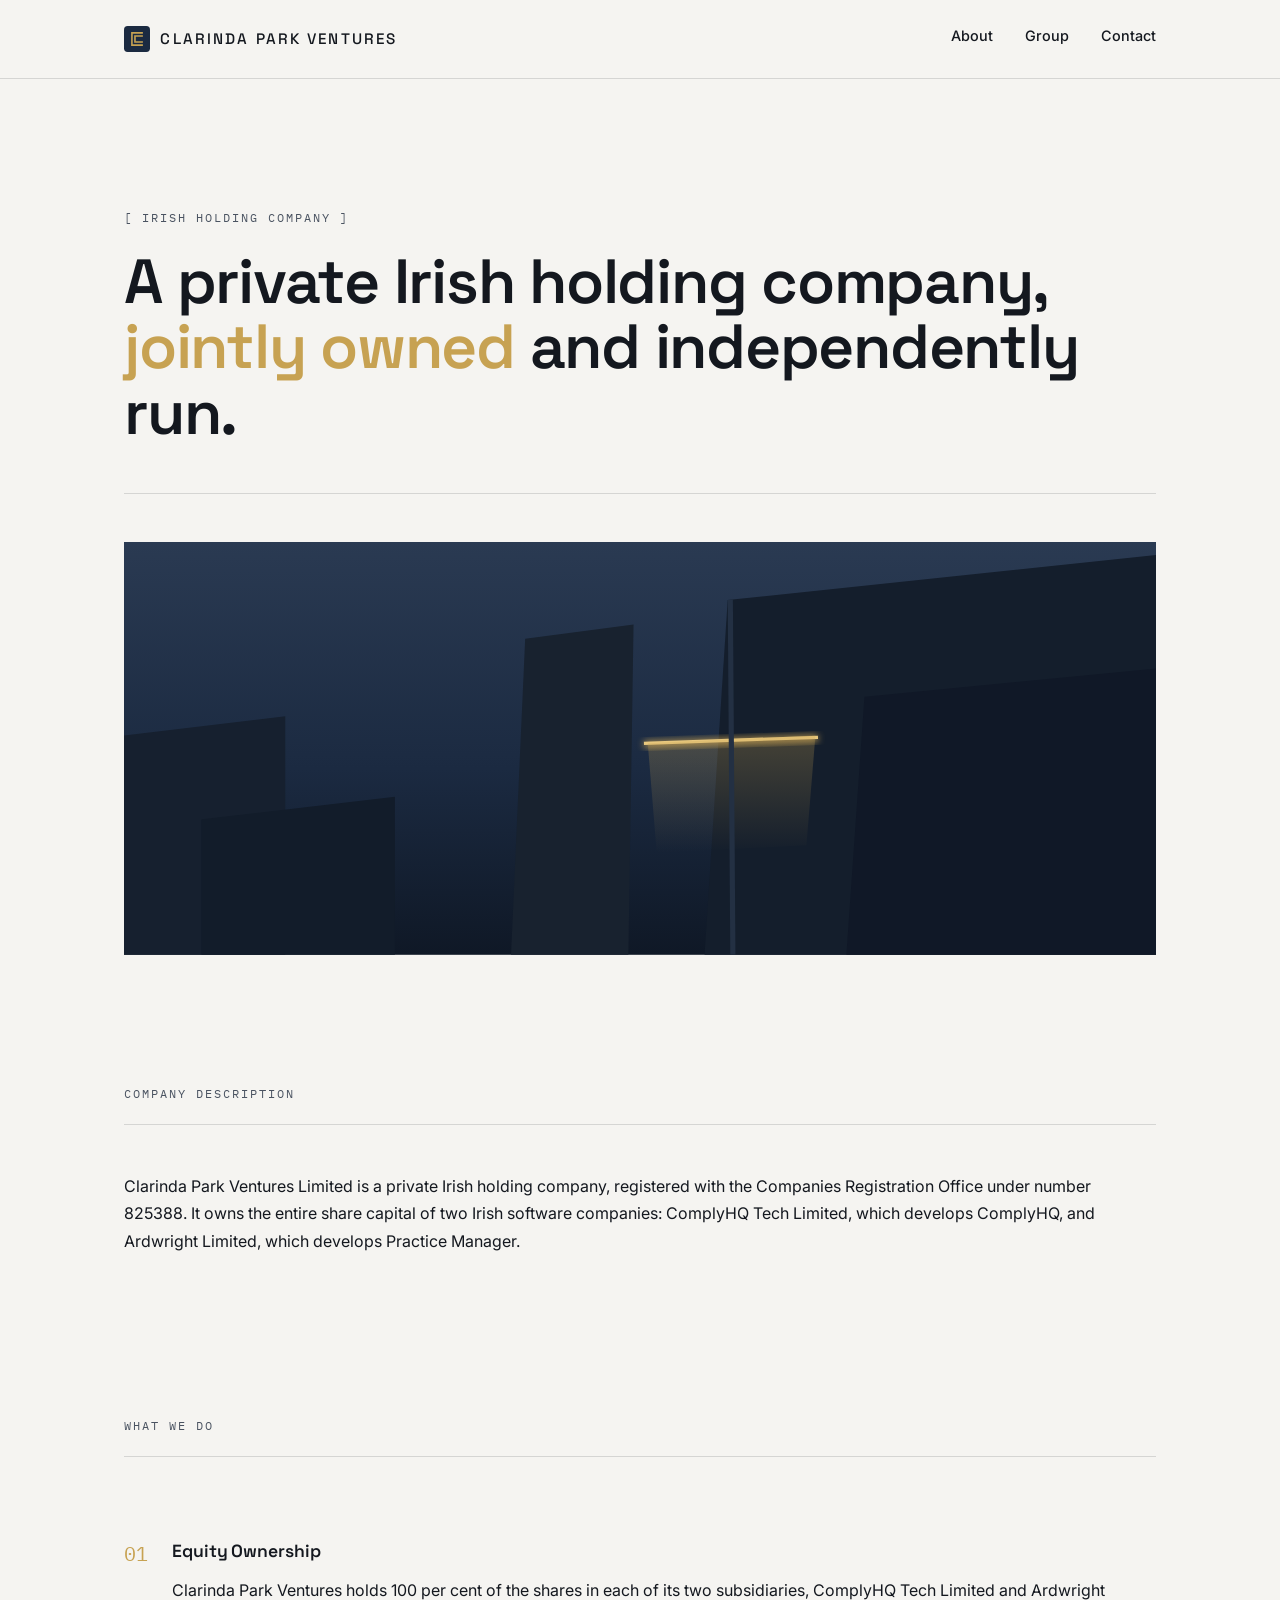
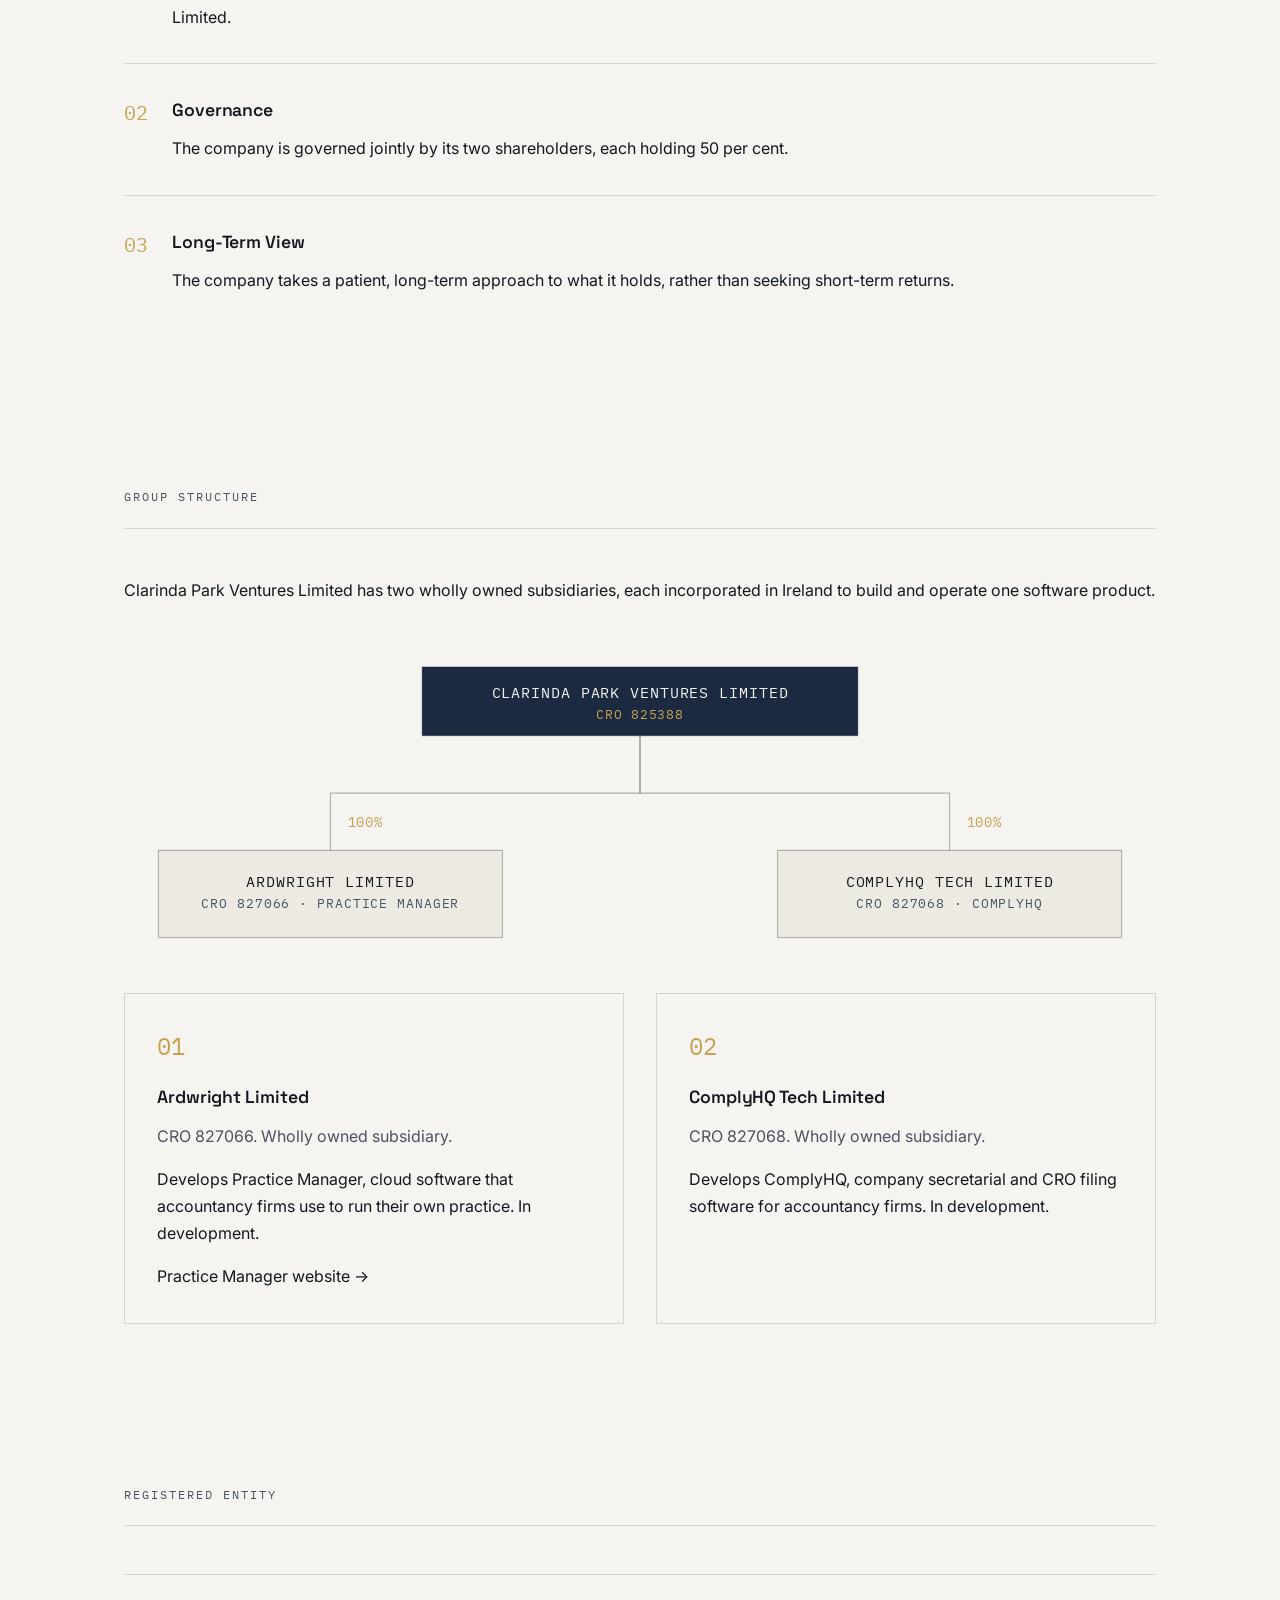
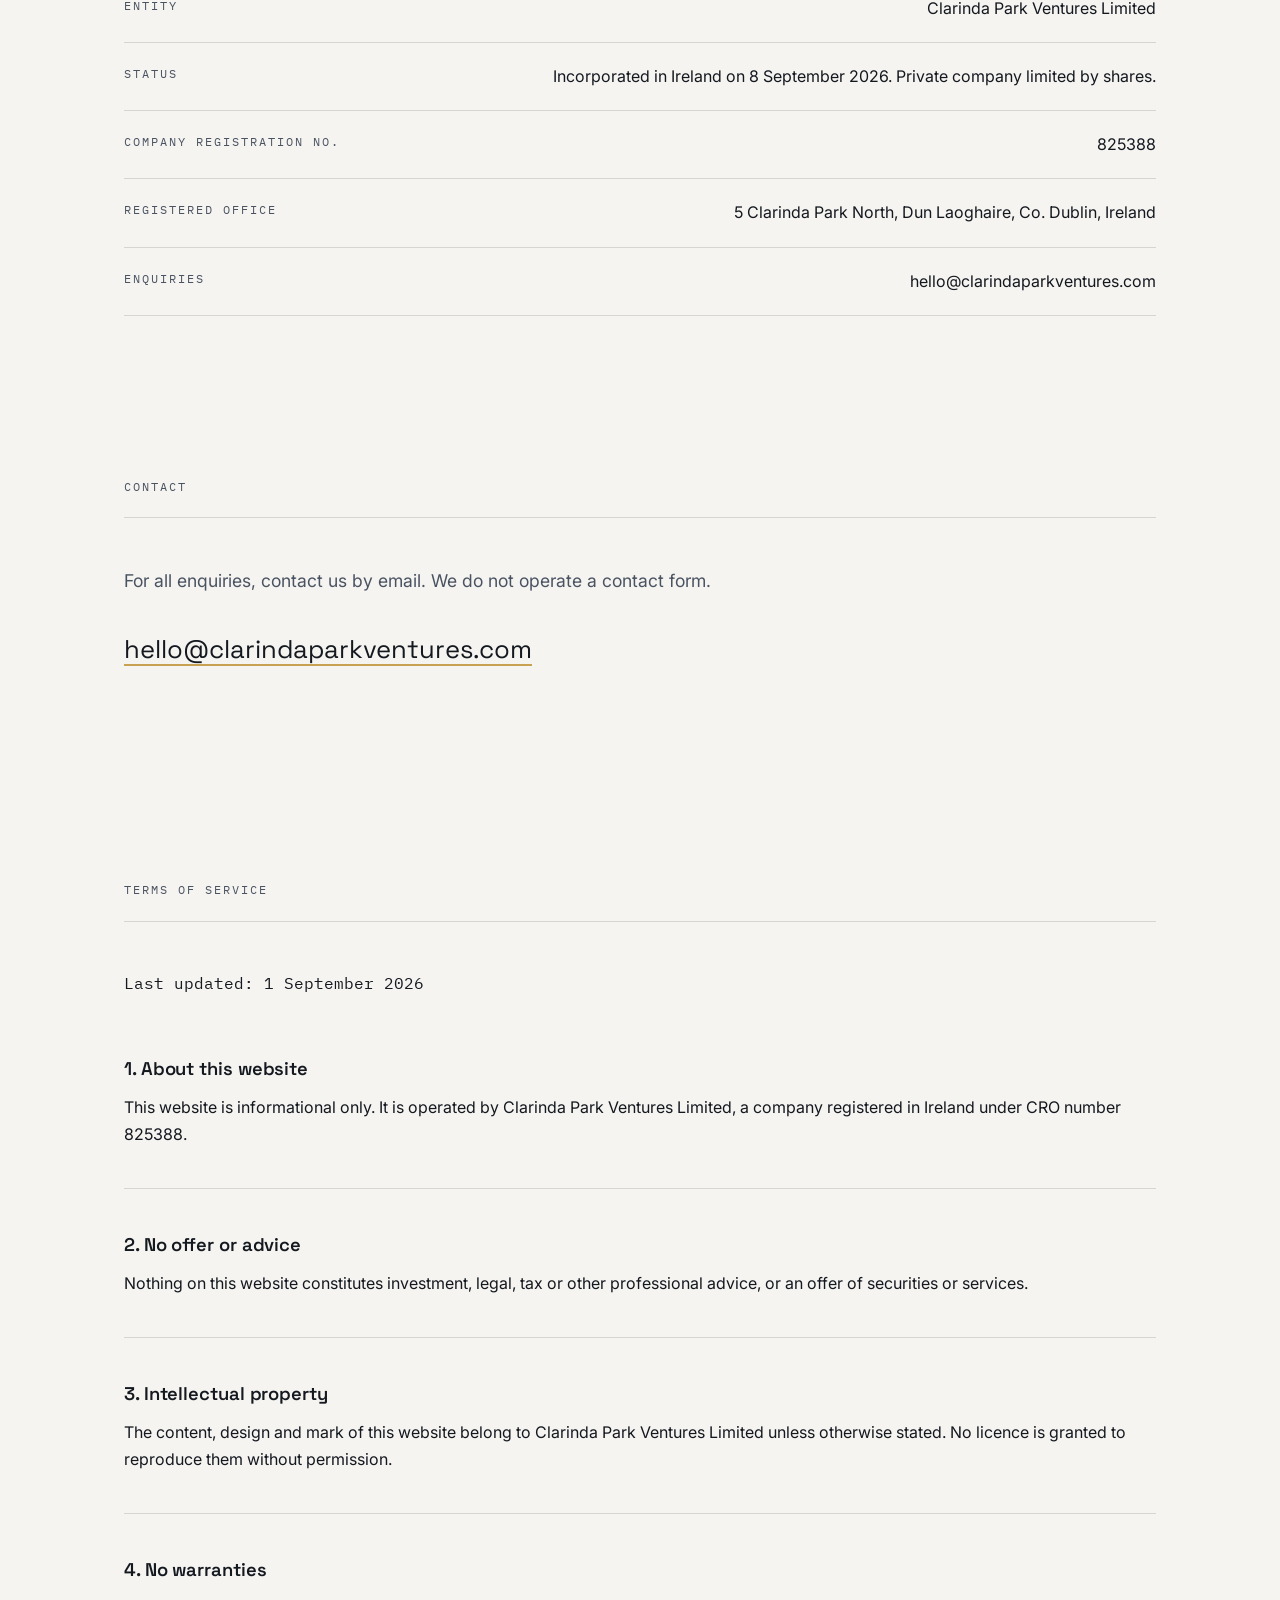
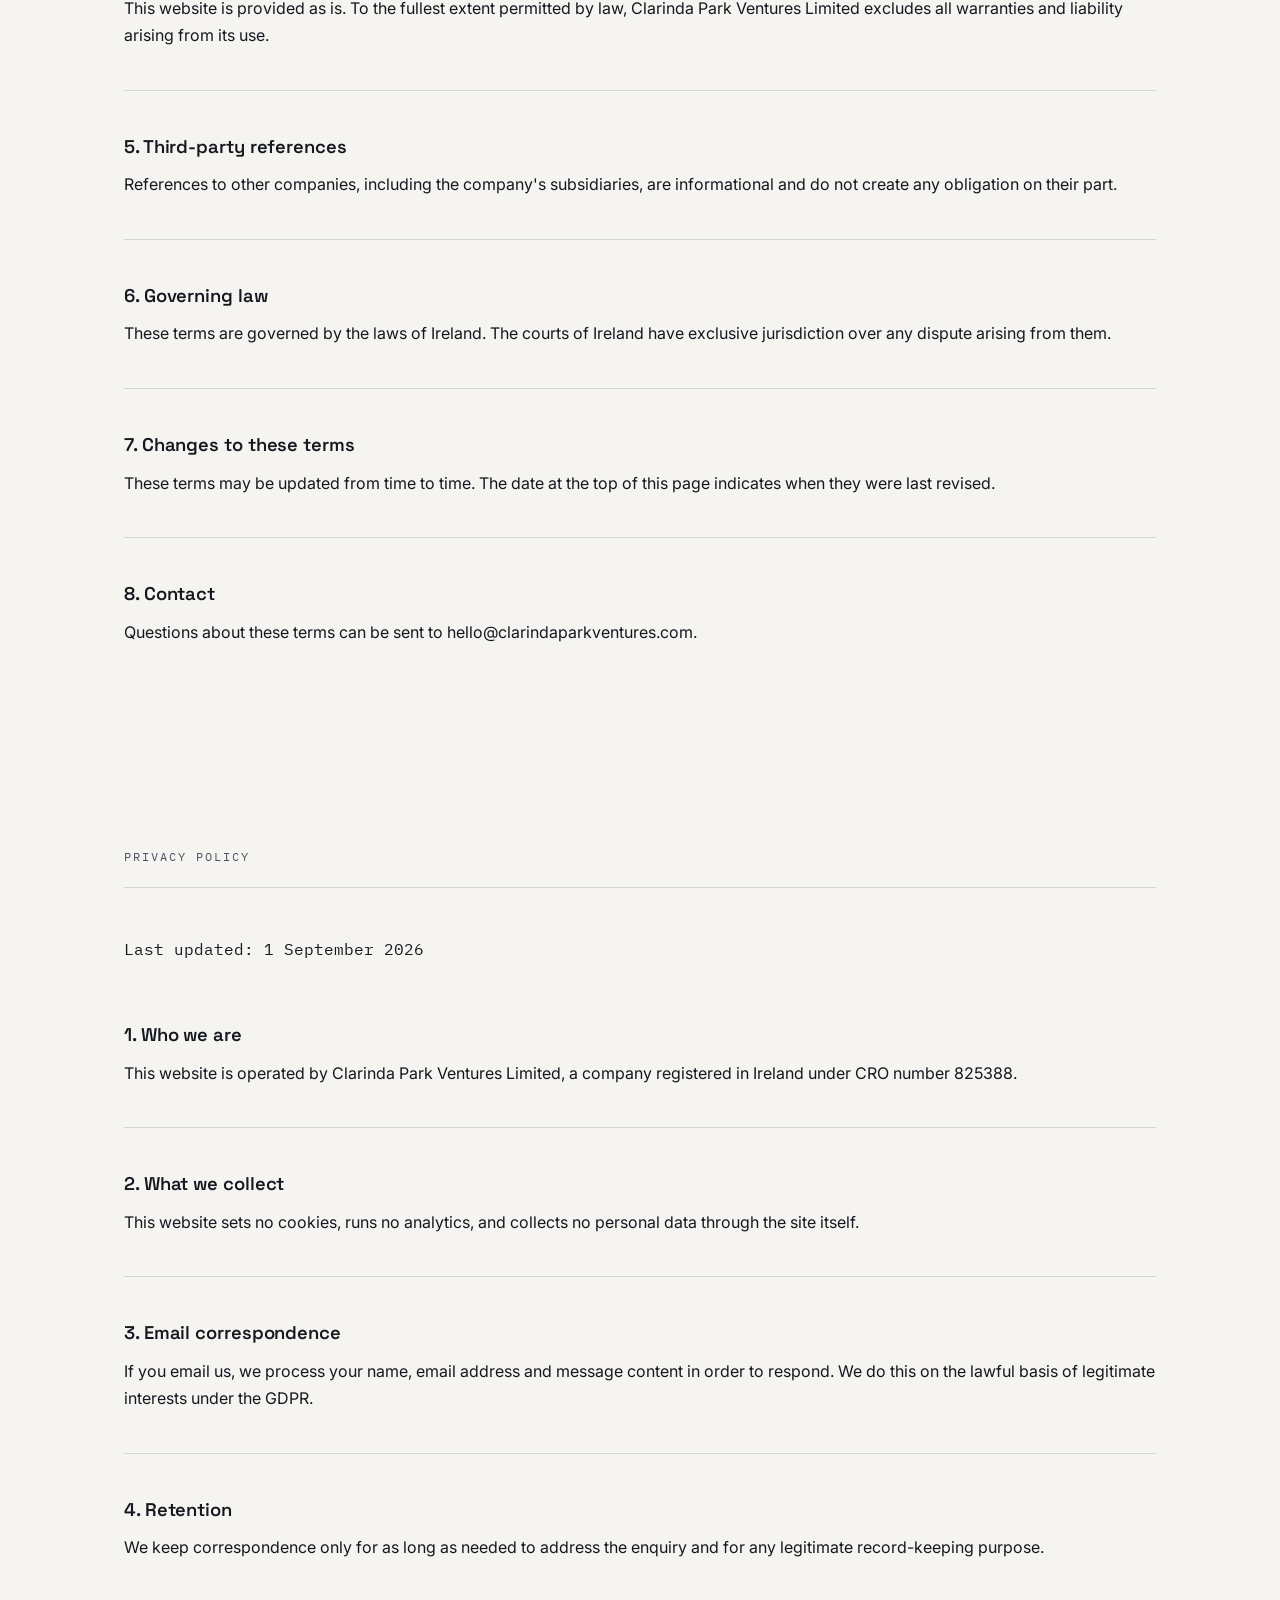
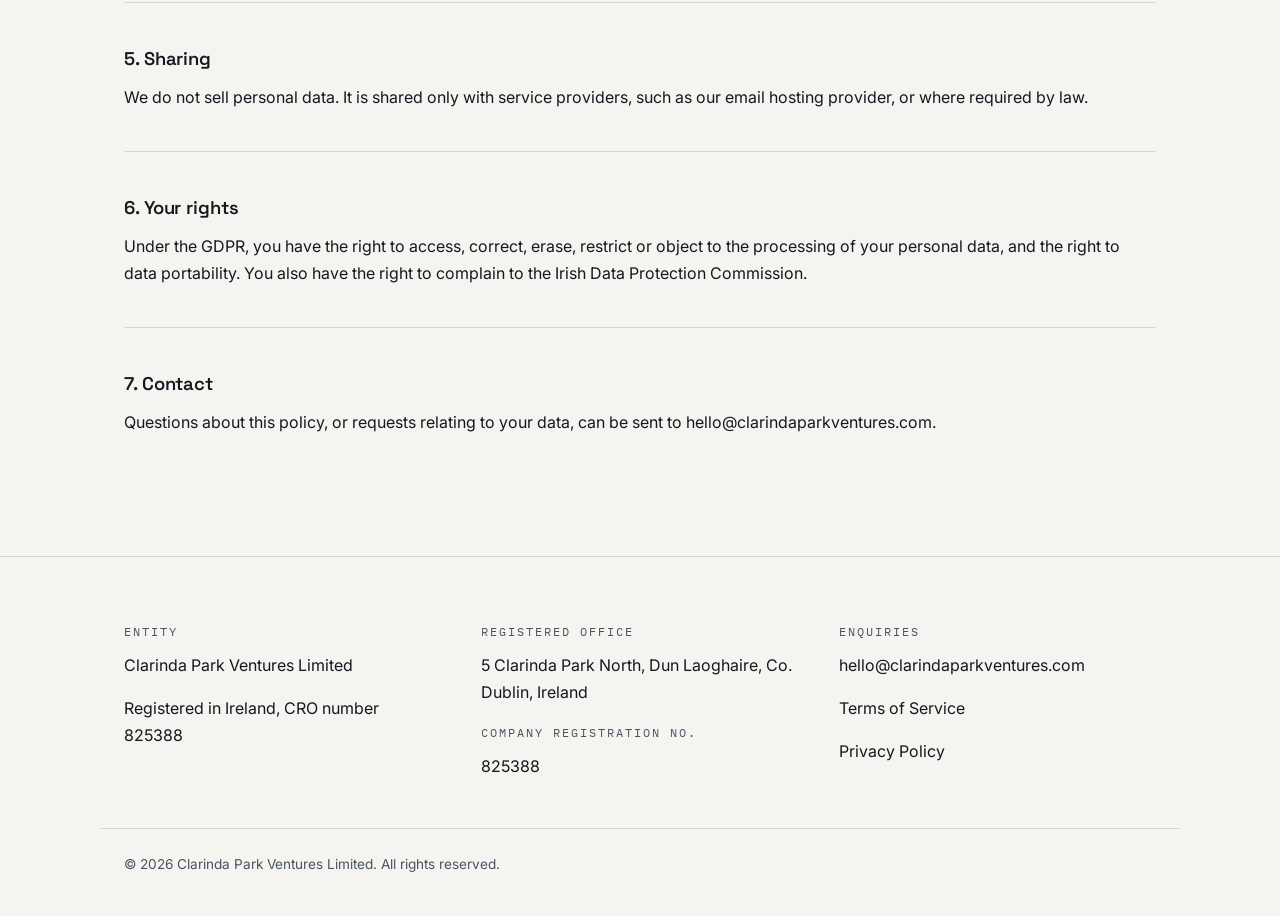
<file: index.html>
<!doctype html>
<html lang="en">
<head>
<meta charset="UTF-8">
<meta name="viewport" content="width=device-width, initial-scale=1.0">
<title>Clarinda Park Ventures | Irish Holding Company</title>
<meta name="description" content="Clarinda Park Ventures Limited is a privately held Irish holding company, CRO 825388. It owns two software companies, ComplyHQ Tech Limited and Ardwright Limited.">
<link rel="icon" href="data:image/svg+xml,%3Csvg xmlns='http://www.w3.org/2000/svg' viewBox='0 0 512 512'%3E%3Crect width='512' height='512' rx='72' fill='%231B2A41'/%3E%3Cg stroke='%23C7A252' stroke-width='32' fill='none'%3E%3Cpath d='M372 136 H156 V376 H372'/%3E%3Cpath d='M372 196 H216 V316 H372'/%3E%3C/g%3E%3C/svg%3E">
<link href="https://fonts.googleapis.com/css2?family=Space+Grotesk:wght@500;600&amp;family=Inter:wght@400;500&amp;family=IBM+Plex+Mono:wght@400;500&amp;display=swap" rel="stylesheet">
<link rel="stylesheet" href="styles.css">
</head>
<body id="top">
<header class="site-header">
<div class="container header-inner">
<a class="brand" href="#top">
<svg class="brand-mark" viewBox="0 0 512 512"><rect width="512" height="512" rx="72" fill="#1B2A41"/><g stroke="#C7A252" stroke-width="32" fill="none"><path d="M372 136 H156 V376 H372"/><path d="M372 196 H216 V316 H372"/></g></svg>
<span class="wordmark">CLARINDA PARK VENTURES</span>
</a>
<nav class="nav">
<a href="#about">About</a>
<a href="#group">Group</a>
<a href="#contact">Contact</a>
</nav>
</div>
</header>

<main>

<section class="hero container">
<span class="eyebrow">[ IRISH HOLDING COMPANY ]</span>
<h1>A private Irish holding company, <em>jointly owned</em> and independently run.</h1>
<hr class="hero-rule">
<figure class="hero-visual" aria-hidden="true">
<svg viewBox="0 0 1600 640" preserveAspectRatio="xMidYMid slice" role="img">
  <defs>
    <linearGradient id="sky" x1="0" y1="0" x2="0" y2="1">
      <stop offset="0" stop-color="#2A3A52"/>
      <stop offset="0.55" stop-color="#1B2A41"/>
      <stop offset="1" stop-color="#0F1826"/>
    </linearGradient>
    <linearGradient id="glowWall" x1="0" y1="0" x2="0" y2="1">
      <stop offset="0" stop-color="#C7A252" stop-opacity="0.55"/>
      <stop offset="1" stop-color="#C7A252" stop-opacity="0"/>
    </linearGradient>
    <filter id="soft" x="-50%" y="-50%" width="200%" height="200%">
      <feGaussianBlur stdDeviation="6"/>
    </filter>
  </defs>
  <rect width="1600" height="640" fill="url(#sky)"/>
  <polygon points="0,640 0,300 250,270 250,640" fill="#16202F"/>
  <polygon points="120,640 120,430 420,395 420,640" fill="#121C2A"/>
  <polygon points="600,640 622,150 790,128 782,640" fill="#18222F"/>
  <polygon points="900,640 936,90 1600,20 1600,640" fill="#141E2C"/>
  <polygon points="1120,640 1148,240 1600,196 1600,640" fill="#101827"/>
  <rect x="806" y="304" width="270" height="10" fill="#C7A252" transform="rotate(-2 941 309)" filter="url(#soft)" opacity="0.9"/>
  <rect x="806" y="305" width="270" height="5" fill="#E8C87E" transform="rotate(-2 941 307)"/>
  <polygon points="812,312 1072,300 1058,470 826,482" fill="url(#glowWall)" opacity="0.5"/>
  <polygon points="936,90 940,640 948,640 944,89" fill="#233043"/>
</svg>
</figure>
</section>

<section id="description" class="section container">
<span class="section-label">COMPANY DESCRIPTION</span>
<p>Clarinda Park Ventures Limited is a private Irish holding company, registered with the Companies Registration Office under number 825388. It owns the entire share capital of two Irish software companies: ComplyHQ Tech Limited, which develops ComplyHQ, and Ardwright Limited, which develops Practice Manager.</p>
</section>

<section id="about" class="section container">
<span class="section-label">WHAT WE DO</span>
<div class="numbered-block">
<span class="num">01</span>
<div>
<h3>Equity Ownership</h3>
<p>Clarinda Park Ventures holds 100 per cent of the shares in each of its two subsidiaries, ComplyHQ Tech Limited and Ardwright Limited.</p>
</div>
</div>
<div class="numbered-block">
<span class="num">02</span>
<div>
<h3>Governance</h3>
<p>The company is governed jointly by its two shareholders, each holding 50 per cent.</p>
</div>
</div>
<div class="numbered-block">
<span class="num">03</span>
<div>
<h3>Long-Term View</h3>
<p>The company takes a patient, long-term approach to what it holds, rather than seeking short-term returns.</p>
</div>
</div>
</section>

<section id="group" class="section container">
<span class="section-label">GROUP STRUCTURE</span>
<p>Clarinda Park Ventures Limited has two wholly owned subsidiaries, each incorporated in Ireland to build and operate one software product.</p>
<div class="chart-wrap">
<svg class="org-chart" viewBox="0 0 900 270" role="img" aria-label="Group structure chart: Clarinda Park Ventures Limited owns 100 per cent of Ardwright Limited and 100 per cent of ComplyHQ Tech Limited">
<title>Group structure chart</title>
<path d="M450,80 V130 H180 V180" fill="none" stroke="rgba(20,24,31,0.30)" stroke-width="1"/>
<path d="M450,80 V130 H720 V180" fill="none" stroke="rgba(20,24,31,0.30)" stroke-width="1"/>
<text x="195" y="160" font-family="IBM Plex Mono, monospace" font-size="12" fill="#C7A252" letter-spacing="0.05em">100%</text>
<text x="735" y="160" font-family="IBM Plex Mono, monospace" font-size="12" fill="#C7A252" letter-spacing="0.05em">100%</text>
<rect x="260" y="20" width="380" height="60" fill="#1B2A41" stroke="rgba(20,24,31,0.30)" stroke-width="1"/>
<text x="450" y="44" font-family="IBM Plex Mono, monospace" font-size="13" fill="#F5F4F1" text-anchor="middle" dominant-baseline="middle" letter-spacing="0.06em">CLARINDA PARK VENTURES LIMITED</text>
<text x="450" y="63" font-family="IBM Plex Mono, monospace" font-size="11" fill="#C7A252" text-anchor="middle" dominant-baseline="middle" letter-spacing="0.06em">CRO 825388</text>
<rect x="30" y="180" width="300" height="76" fill="#ECEAE3" stroke="rgba(20,24,31,0.30)" stroke-width="1"/>
<text x="180" y="208" font-family="IBM Plex Mono, monospace" font-size="13" fill="#14181F" text-anchor="middle" dominant-baseline="middle" letter-spacing="0.06em"><tspan x="180" dy="0">ARDWRIGHT LIMITED</tspan><tspan x="180" dy="20" font-size="11" fill="#4A5361">CRO 827066 &#183; PRACTICE MANAGER</tspan></text>
<rect x="570" y="180" width="300" height="76" fill="#ECEAE3" stroke="rgba(20,24,31,0.30)" stroke-width="1"/>
<text x="720" y="208" font-family="IBM Plex Mono, monospace" font-size="13" fill="#14181F" text-anchor="middle" dominant-baseline="middle" letter-spacing="0.06em"><tspan x="720" dy="0">COMPLYHQ TECH LIMITED</tspan><tspan x="720" dy="20" font-size="11" fill="#4A5361">CRO 827068 &#183; COMPLYHQ</tspan></text>
</svg>
</div>
<div class="cards">
<div class="card">
<span class="num">01</span>
<h3>Ardwright Limited</h3>
<p class="role">CRO 827066. Wholly owned subsidiary.</p>
<p>Develops Practice Manager, cloud software that accountancy firms use to run their own practice. In development.</p>
<p><a href="/practice-manager/">Practice Manager website &rarr;</a></p>
</div>
<div class="card">
<span class="num">02</span>
<h3>ComplyHQ Tech Limited</h3>
<p class="role">CRO 827068. Wholly owned subsidiary.</p>
<p>Develops ComplyHQ, company secretarial and CRO filing software for accountancy firms. In development.</p>
</div>
</div>
</section>

<section id="entity" class="section container">
<span class="section-label">REGISTERED ENTITY</span>
<div class="def-rows">
<div class="def-row">
<span class="def-label">ENTITY</span>
<span class="def-value">Clarinda Park Ventures Limited</span>
</div>
<div class="def-row">
<span class="def-label">STATUS</span>
<span class="def-value">Incorporated in Ireland on 8 September 2026. Private company limited by shares.</span>
</div>
<div class="def-row">
<span class="def-label">COMPANY REGISTRATION NO.</span>
<span class="def-value">825388</span>
</div>
<div class="def-row">
<span class="def-label">REGISTERED OFFICE</span>
<span class="def-value">5 Clarinda Park North, Dun Laoghaire, Co. Dublin, Ireland</span>
</div>
<div class="def-row">
<span class="def-label">ENQUIRIES</span>
<span class="def-value"><a href="mailto:hello@clarindaparkventures.com">hello@clarindaparkventures.com</a></span>
</div>
</div>
</section>

<section id="contact" class="section container">
<span class="section-label">CONTACT</span>
<p class="lede">For all enquiries, contact us by email. We do not operate a contact form.</p>
<a class="mailto-large" href="mailto:hello@clarindaparkventures.com">hello@clarindaparkventures.com</a>
</section>

<section id="terms" class="section container">
<span class="section-label">TERMS OF SERVICE</span>
<p class="legal-meta mono">Last updated: 1 September 2026</p>

<div class="legal-section">
<h3>1. About this website</h3>
<p>This website is informational only. It is operated by Clarinda Park Ventures Limited, a company registered in Ireland under CRO number 825388.</p>
</div>

<div class="legal-section">
<h3>2. No offer or advice</h3>
<p>Nothing on this website constitutes investment, legal, tax or other professional advice, or an offer of securities or services.</p>
</div>

<div class="legal-section">
<h3>3. Intellectual property</h3>
<p>The content, design and mark of this website belong to Clarinda Park Ventures Limited unless otherwise stated. No licence is granted to reproduce them without permission.</p>
</div>

<div class="legal-section">
<h3>4. No warranties</h3>
<p>This website is provided as is. To the fullest extent permitted by law, Clarinda Park Ventures Limited excludes all warranties and liability arising from its use.</p>
</div>

<div class="legal-section">
<h3>5. Third-party references</h3>
<p>References to other companies, including the company's subsidiaries, are informational and do not create any obligation on their part.</p>
</div>

<div class="legal-section">
<h3>6. Governing law</h3>
<p>These terms are governed by the laws of Ireland. The courts of Ireland have exclusive jurisdiction over any dispute arising from them.</p>
</div>

<div class="legal-section">
<h3>7. Changes to these terms</h3>
<p>These terms may be updated from time to time. The date at the top of this page indicates when they were last revised.</p>
</div>

<div class="legal-section">
<h3>8. Contact</h3>
<p>Questions about these terms can be sent to <a href="mailto:hello@clarindaparkventures.com">hello@clarindaparkventures.com</a>.</p>
</div>

</section>

<section id="privacy" class="section container">
<span class="section-label">PRIVACY POLICY</span>
<p class="legal-meta mono">Last updated: 1 September 2026</p>

<div class="legal-section">
<h3>1. Who we are</h3>
<p>This website is operated by Clarinda Park Ventures Limited, a company registered in Ireland under CRO number 825388.</p>
</div>

<div class="legal-section">
<h3>2. What we collect</h3>
<p>This website sets no cookies, runs no analytics, and collects no personal data through the site itself.</p>
</div>

<div class="legal-section">
<h3>3. Email correspondence</h3>
<p>If you email us, we process your name, email address and message content in order to respond. We do this on the lawful basis of legitimate interests under the GDPR.</p>
</div>

<div class="legal-section">
<h3>4. Retention</h3>
<p>We keep correspondence only for as long as needed to address the enquiry and for any legitimate record-keeping purpose.</p>
</div>

<div class="legal-section">
<h3>5. Sharing</h3>
<p>We do not sell personal data. It is shared only with service providers, such as our email hosting provider, or where required by law.</p>
</div>

<div class="legal-section">
<h3>6. Your rights</h3>
<p>Under the GDPR, you have the right to access, correct, erase, restrict or object to the processing of your personal data, and the right to data portability. You also have the right to complain to the Irish Data Protection Commission.</p>
</div>

<div class="legal-section">
<h3>7. Contact</h3>
<p>Questions about this policy, or requests relating to your data, can be sent to <a href="mailto:hello@clarindaparkventures.com">hello@clarindaparkventures.com</a>.</p>
</div>

</section>

</main>

<footer class="site-footer">
<div class="container footer-grid">
<div class="footer-col">
<span class="mono-label">ENTITY</span>
<p>Clarinda Park Ventures Limited</p>
<p>Registered in Ireland, CRO number 825388</p>
</div>
<div class="footer-col">
<span class="mono-label">REGISTERED OFFICE</span>
<p>5 Clarinda Park North, Dun Laoghaire, Co. Dublin, Ireland</p>
<span class="mono-label">COMPANY REGISTRATION NO.</span>
<p>825388</p>
</div>
<div class="footer-col">
<span class="mono-label">ENQUIRIES</span>
<p><a href="mailto:hello@clarindaparkventures.com">hello@clarindaparkventures.com</a></p>
<p><a href="#terms">Terms of Service</a></p>
<p><a href="#privacy">Privacy Policy</a></p>
</div>
</div>
<div class="container footer-bottom">
<p>&copy; 2026 Clarinda Park Ventures Limited. All rights reserved.</p>
</div>
</footer>

</body>
</html>
</file>
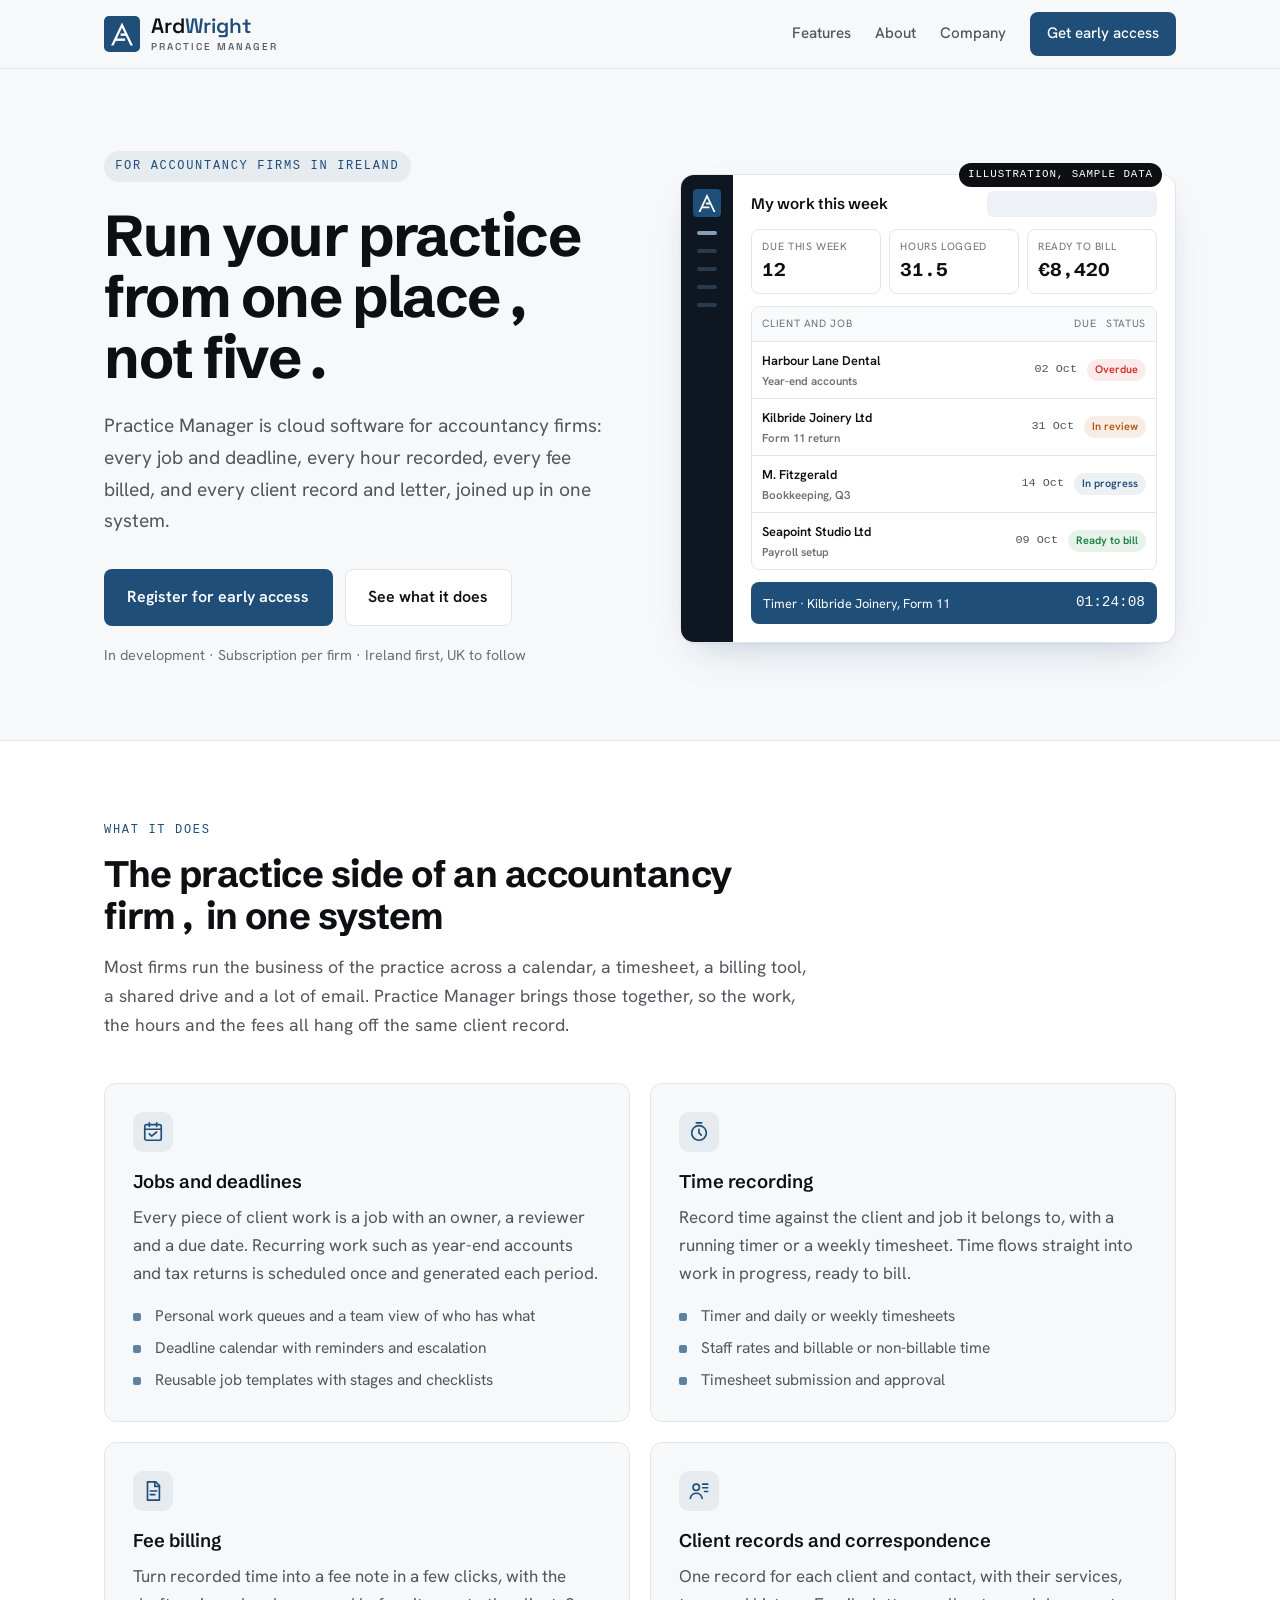
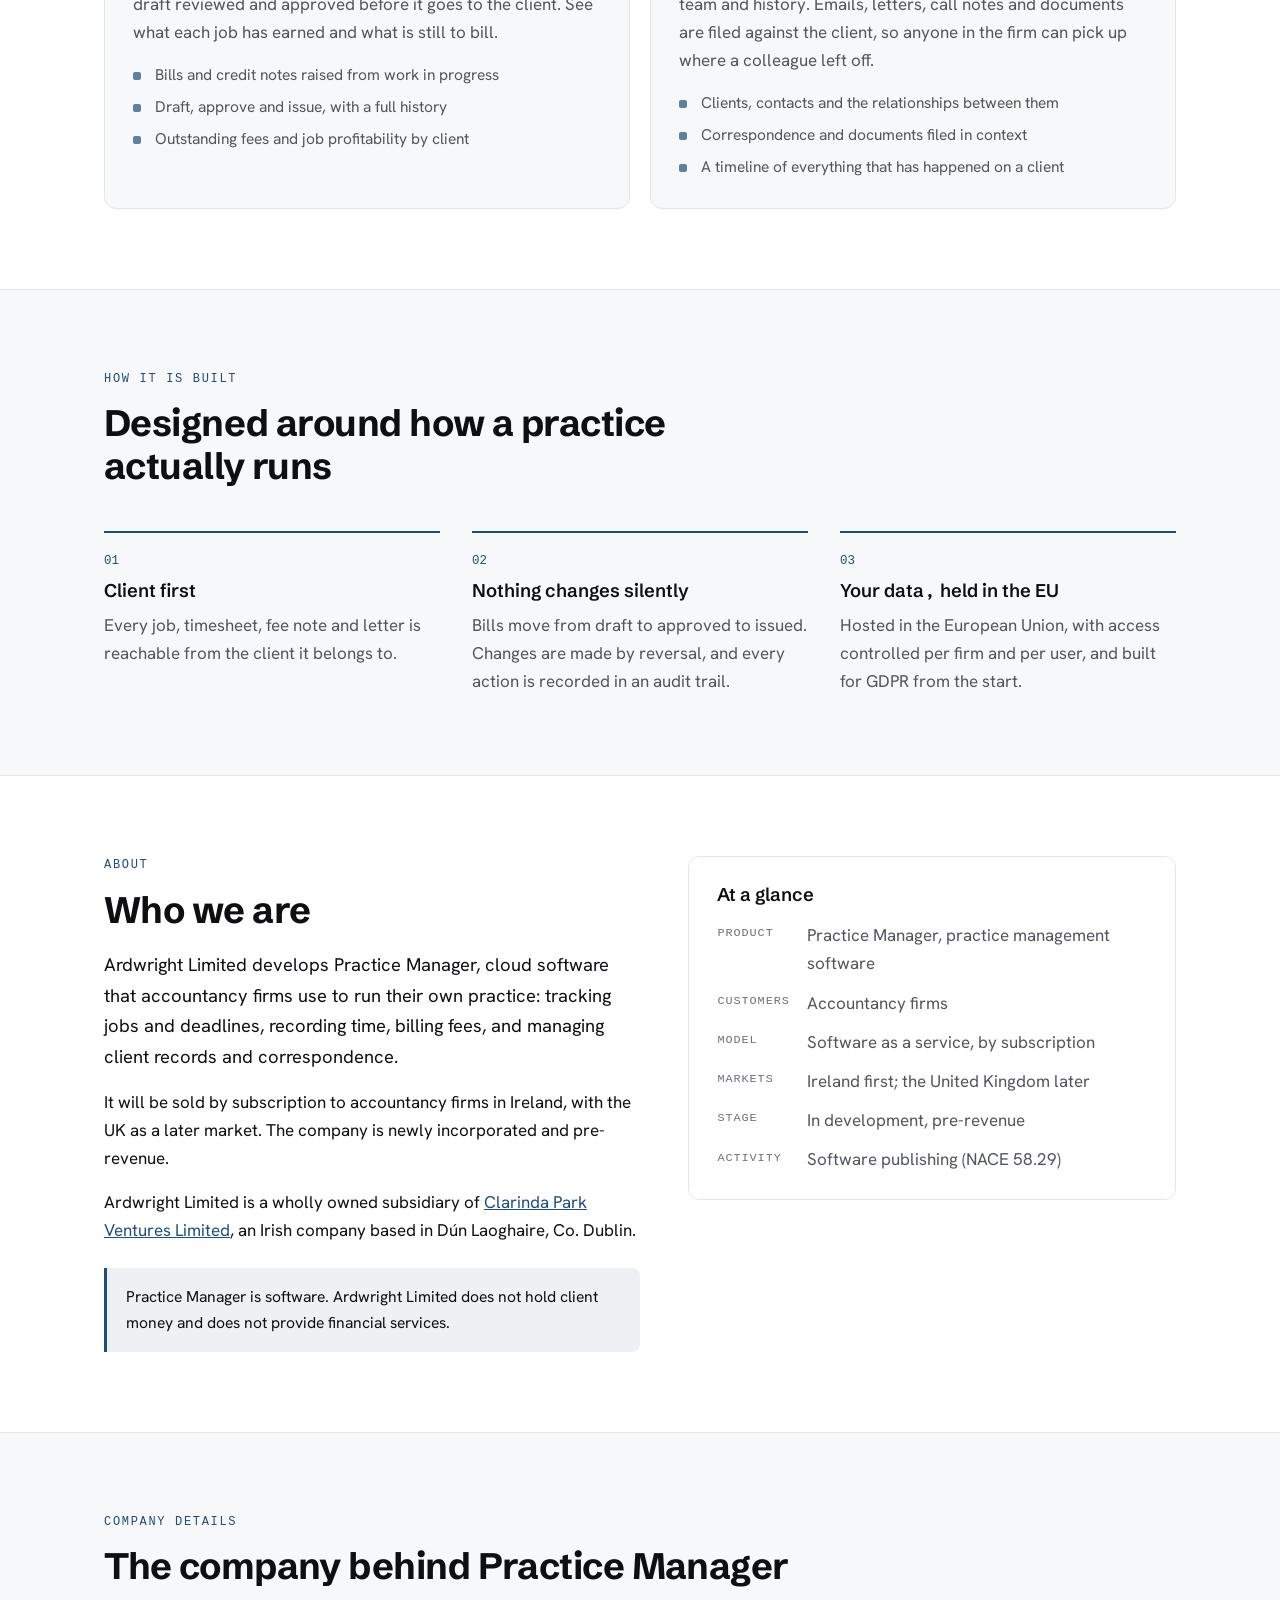
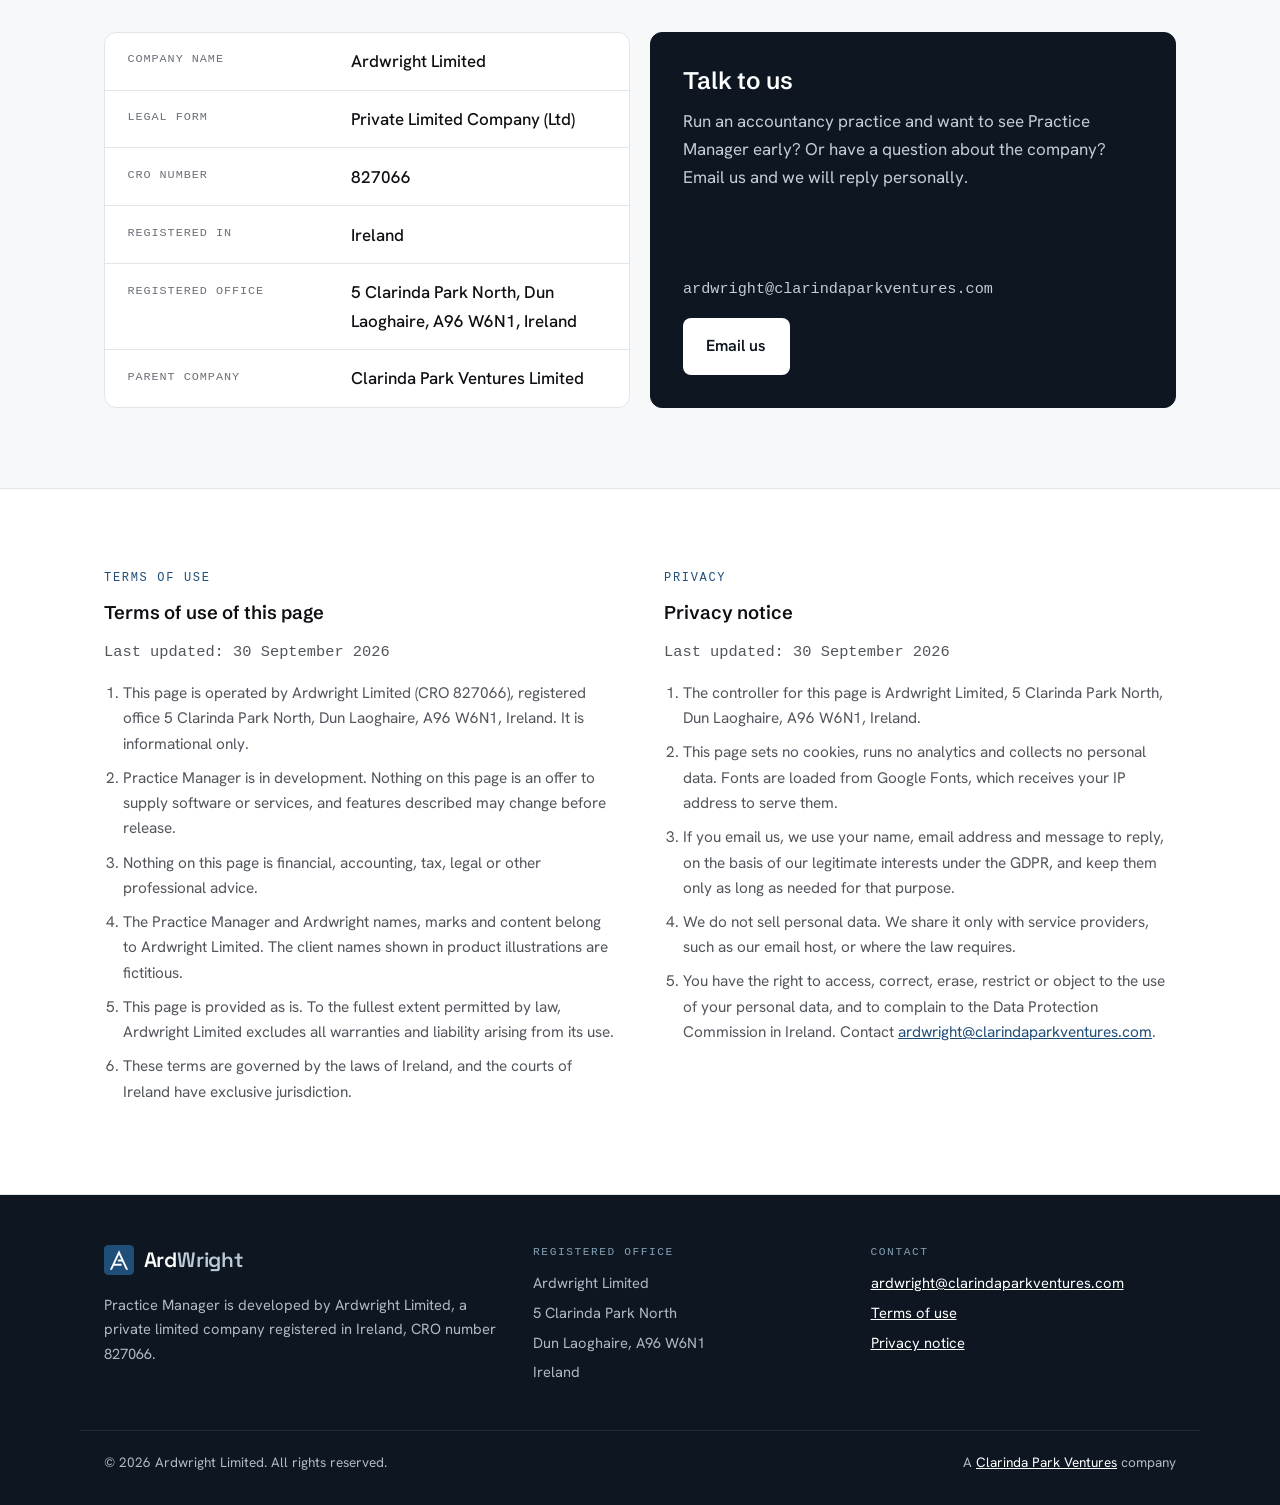
<file: practice-manager/index.html>
<!doctype html>
<html lang="en">
<head>
<meta charset="UTF-8">
<meta name="viewport" content="width=device-width, initial-scale=1.0">
<title>Practice Manager by Ardwright | Practice management software for accountancy firms</title>
<meta name="description" content="Practice Manager is cloud software that accountancy firms use to run their own practice: jobs and deadlines, time recording, fee billing, and client records and correspondence. Developed by Ardwright Limited, Ireland.">
<link rel="icon" href="data:image/svg+xml,%3Csvg xmlns='http://www.w3.org/2000/svg' viewBox='0 0 512 512'%3E%3Crect width='512' height='512' rx='72' fill='%231F4E79'/%3E%3Cg fill='%23FFFFFF'%3E%3Cpolygon points='135.70,420.72 256.00,166.17 376.30,420.72 411.70,420.72 256.00,91.28 100.30,420.72'/%3E%3Cpolygon points='157.70,319.72 300.00,319.72 300.00,353.72 157.70,353.72'/%3E%3Cpolygon points='236.00,247.72 320.27,247.72 320.27,281.72 236.00,281.72'/%3E%3C/g%3E%3C/svg%3E">
<link href="https://fonts.googleapis.com/css2?family=Space+Grotesk:wght@500;600&amp;family=Schibsted+Grotesk:wght@600;700&amp;family=Hanken+Grotesk:wght@400;500;600&amp;display=swap" rel="stylesheet">
<style>
/* Practice Manager (ArdWright). Palette from Practice-Manager docs/design/0003-design-system.md
   and Brand/Ardwright/README.md. Self-contained: this page does not load ../styles.css. */
:root {
  --primary: #1F4E79;
  --primary-soft: rgba(31, 78, 121, 0.08);
  --primary-tint: #BCCAD7;
  --rail: #0D1621;
  --rail-accent: #84A0B5;
  --bg: #F7F8FA;
  --surface: #FFFFFF;
  --surface-2: #EEF1F6;
  --border: #E2E5EA;
  --text: #0D0F12;
  --text-2: #51555C;
  --text-muted: #6B7078;
  --success: #15803D;
  --warning: #B45309;
  --danger: #DC2626;
  --container: 1120px;
  --font-brand: "Space Grotesk", "Helvetica Neue", Arial, sans-serif;
  --font-display: "Schibsted Grotesk", "Hanken Grotesk", -apple-system, sans-serif;
  --font-body: "Hanken Grotesk", "Inter", -apple-system, BlinkMacSystemFont, sans-serif;
  --font-mono: ui-monospace, "SF Mono", Menlo, Consolas, monospace;
}

*, *::before, *::after { box-sizing: border-box; }
html { -webkit-text-size-adjust: 100%; scroll-behavior: smooth; }
@media (prefers-reduced-motion: reduce) { html { scroll-behavior: auto; } }
section[id] { scroll-margin-top: 5rem; }

body {
  margin: 0;
  background: var(--bg);
  color: var(--text);
  font-family: var(--font-body);
  font-size: 1.0625rem;
  line-height: 1.65;
  font-variant-numeric: tabular-nums;
}

img, svg { max-width: 100%; }
a { color: var(--primary); }
a:hover { color: #163A5A; }

h1, h2, h3 { font-family: var(--font-display); margin: 0; color: var(--text); }
h1 { font-size: clamp(2.3rem, 5.2vw, 3.6rem); line-height: 1.06; letter-spacing: -0.025em; font-weight: 700; }
h2 { font-size: clamp(1.65rem, 3.2vw, 2.3rem); line-height: 1.15; letter-spacing: -0.015em; font-weight: 700; }
h3 { font-size: 1.15rem; line-height: 1.3; font-weight: 600; }
p { margin: 0 0 1rem; }
p:last-child { margin-bottom: 0; }

.wrap { max-width: var(--container); margin: 0 auto; padding-inline: 1.5rem; }
@media (max-width: 560px) { .wrap { padding-inline: 1rem; } }

/* ---- header ---- */
.site-header {
  position: sticky; top: 0; z-index: 10;
  background: rgba(247, 248, 250, 0.92);
  backdrop-filter: saturate(1.4) blur(10px);
  -webkit-backdrop-filter: saturate(1.4) blur(10px);
  border-bottom: 1px solid var(--border);
}
.header-inner { display: flex; align-items: center; justify-content: space-between; gap: 1rem; min-height: 68px; flex-wrap: wrap; }
.brand { display: inline-flex; align-items: center; gap: 0.7rem; text-decoration: none; color: var(--text); }
.brand-mark { width: 36px; height: 36px; flex: none; }
.brand-text { display: flex; flex-direction: column; line-height: 1; }
.wordmark { font-family: var(--font-brand); font-weight: 600; font-size: 1.3rem; letter-spacing: -0.01em; }
.wordmark .w { color: var(--primary); }
.subline { font-family: var(--font-brand); font-weight: 500; font-size: 0.62rem; letter-spacing: 0.2em; color: var(--text-2); margin-top: 0.3rem; }
.nav { display: flex; align-items: center; gap: 1.5rem; flex-wrap: wrap; }
.nav a { color: var(--text-2); text-decoration: none; font-weight: 500; font-size: 0.95rem; }
.nav a:hover { color: var(--text); }
.btn {
  display: inline-flex; align-items: center; justify-content: center;
  font-family: var(--font-body); font-weight: 600; font-size: 0.95rem;
  padding: 0.7rem 1.15rem; border-radius: 8px; text-decoration: none;
  border: 1px solid transparent; transition: background 120ms ease, border-color 120ms ease;
}
.btn-primary { background: var(--primary); color: #fff; }
.btn-primary:hover { background: #163A5A; color: #fff; }
.btn-ghost { background: var(--surface); color: var(--text); border-color: var(--border); }
.btn-ghost:hover { border-color: #C9CED6; color: var(--text); }
.btn-big { padding: 0.9rem 1.4rem; font-size: 1rem; }
.nav .btn-primary { color: #fff; padding: 0.55rem 1rem; }
@media (max-width: 560px) {
  .header-inner { padding-block: 0.7rem; }
  .nav { width: 100%; gap: 1rem; justify-content: space-between; }
  .nav .nav-link-optional { display: none; }
}

/* ---- hero ---- */
.hero { display: grid; grid-template-columns: 1.05fr 1fr; gap: 3.5rem; align-items: center; padding-block: 5rem 4.5rem; }
.eyebrow {
  display: inline-flex; align-items: center; gap: 0.5rem;
  font-family: var(--font-mono); font-size: 0.75rem; letter-spacing: 0.14em; text-transform: uppercase;
  color: var(--primary); background: var(--primary-soft); padding: 0.35rem 0.7rem; border-radius: 999px; margin-bottom: 1.4rem;
}
.hero-sub { font-size: 1.2rem; color: var(--text-2); margin: 1.4rem 0 2rem; max-width: 34rem; }
.hero-ctas { display: flex; gap: 0.75rem; flex-wrap: wrap; }
.hero-note { margin-top: 1.1rem; font-size: 0.9rem; color: var(--text-muted); }
@media (max-width: 860px) { .hero { grid-template-columns: 1fr; gap: 2.5rem; padding-block: 3rem; } }

/* ---- product sketch (CSS only, aria-hidden) ---- */
.app-fig { position: relative; margin: 0; min-width: 0; }
.app-tag { position: absolute; top: -11px; right: 14px; z-index: 1; font-family: var(--font-mono); font-size: 0.68rem; letter-spacing: 0.08em; text-transform: uppercase; background: var(--text); color: #fff; padding: 3px 9px; border-radius: 999px; }
.app {
  background: var(--surface); border: 1px solid var(--border); border-radius: 14px;
  box-shadow: 0 1px 2px rgba(13, 15, 18, 0.04), 0 18px 40px -18px rgba(31, 78, 121, 0.28);
  overflow: hidden; display: grid; grid-template-columns: 52px 1fr; min-width: 0;
}
.app-rail { background: var(--rail); display: flex; flex-direction: column; align-items: center; gap: 14px; padding-block: 14px; }
.app-rail svg { width: 28px; height: 28px; }
.rail-dot { width: 20px; height: 4px; border-radius: 2px; background: #2A3A4D; }
.rail-dot.on { background: var(--rail-accent); }
.app-main { padding: 16px 18px 18px; min-width: 0; }
.app-top { display: flex; align-items: center; justify-content: space-between; gap: 8px; margin-bottom: 12px; }
.app-title { font-family: var(--font-display); font-weight: 600; font-size: 0.95rem; }
.app-search { flex: 1; max-width: 170px; height: 26px; border-radius: 6px; background: var(--surface-2); }
.kpis { display: grid; grid-template-columns: repeat(3, 1fr); gap: 8px; margin-bottom: 12px; }
.kpi { border: 1px solid var(--border); border-radius: 8px; padding: 8px 10px; }
.kpi-label { font-size: 0.66rem; color: var(--text-muted); text-transform: uppercase; letter-spacing: 0.06em; }
.kpi-value { font-family: var(--font-display); font-weight: 700; font-size: 1.15rem; }
.rows { border: 1px solid var(--border); border-radius: 8px; overflow: hidden; }
.row { display: grid; grid-template-columns: 1fr auto auto; gap: 10px; align-items: center; padding: 8px 10px; font-size: 0.8rem; border-top: 1px solid var(--border); }
.row:first-child { border-top: 0; background: #F8FAFC; font-size: 0.66rem; color: var(--text-muted); text-transform: uppercase; letter-spacing: 0.06em; }
.row strong { font-weight: 600; white-space: nowrap; overflow: hidden; text-overflow: ellipsis; }
.row .job { display: block; color: var(--text-muted); font-size: 0.72rem; }
.mono { font-family: var(--font-mono); font-size: 0.74rem; color: var(--text-2); white-space: nowrap; }
.chip { font-size: 0.68rem; font-weight: 600; padding: 2px 8px; border-radius: 999px; white-space: nowrap; }
.chip-red { color: var(--danger); background: rgba(220, 38, 38, 0.09); }
.chip-amber { color: var(--warning); background: rgba(180, 83, 9, 0.1); }
.chip-green { color: var(--success); background: rgba(21, 128, 61, 0.1); }
.chip-blue { color: var(--primary); background: var(--primary-soft); }
.timer { margin-top: 12px; display: flex; align-items: center; justify-content: space-between; gap: 10px; background: var(--primary); color: #fff; border-radius: 8px; padding: 9px 12px; font-size: 0.8rem; }
.timer .mono { color: #fff; font-size: 0.9rem; }
@media (max-width: 420px) { .kpis { grid-template-columns: repeat(2, 1fr); } .kpi:nth-child(3) { display: none; } }

/* ---- sections ---- */
.section { padding-block: 5rem; }
.section-alt { background: var(--surface); border-block: 1px solid var(--border); }
.section-head { max-width: 44rem; margin-bottom: 2.75rem; }
.section-head p { color: var(--text-2); font-size: 1.1rem; margin-top: 0.9rem; }
.kicker { font-family: var(--font-mono); font-size: 0.75rem; letter-spacing: 0.14em; text-transform: uppercase; color: var(--primary); margin-bottom: 0.8rem; display: block; }
@media (max-width: 560px) { .section { padding-block: 3.5rem; } }

.feature-grid { display: grid; grid-template-columns: repeat(2, 1fr); gap: 1.25rem; }
.feature { background: var(--surface); border: 1px solid var(--border); border-radius: 12px; padding: 1.75rem; }
.section-alt .feature { background: var(--bg); }
.feature-icon { width: 40px; height: 40px; border-radius: 10px; background: var(--primary-soft); display: grid; place-items: center; margin-bottom: 1.1rem; }
.feature-icon svg { width: 22px; height: 22px; stroke: var(--primary); fill: none; stroke-width: 1.8; stroke-linecap: round; stroke-linejoin: round; }
.feature p { color: var(--text-2); margin-top: 0.6rem; }
.feature ul { margin: 1rem 0 0; padding: 0; list-style: none; }
.feature li { position: relative; padding-left: 1.4rem; color: var(--text-2); font-size: 0.97rem; margin-top: 0.4rem; }
.feature li::before { content: ""; position: absolute; left: 0; top: 0.62em; width: 8px; height: 8px; border-radius: 2px; background: var(--primary); opacity: 0.7; }
@media (max-width: 860px) { .feature-grid { grid-template-columns: 1fr; } }

.principles { display: grid; grid-template-columns: repeat(3, 1fr); gap: 2rem; }
.principle { border-top: 2px solid var(--primary); padding-top: 1.1rem; }
.principle .num { font-family: var(--font-mono); font-size: 0.78rem; color: var(--primary); display: block; margin-bottom: 0.5rem; }
.principle p { color: var(--text-2); margin-top: 0.5rem; }
@media (max-width: 860px) { .principles { grid-template-columns: 1fr; gap: 1.5rem; } }

/* ---- about / scope ---- */
.about-grid { display: grid; grid-template-columns: 1.1fr 1fr; gap: 3rem; align-items: start; }
.about-grid .lede { font-size: 1.15rem; color: var(--text); }
.scope { background: var(--surface); border: 1px solid var(--border); border-radius: 12px; padding: 1.6rem 1.75rem; }
.scope h3 { margin-bottom: 0.9rem; }
.scope dl { margin: 0; display: grid; grid-template-columns: auto 1fr; gap: 0.7rem 1.1rem; }
.scope dt { font-family: var(--font-mono); font-size: 0.74rem; letter-spacing: 0.08em; text-transform: uppercase; color: var(--text-muted); padding-top: 0.2rem; }
.scope dd { margin: 0; color: var(--text-2); }
.notice { margin-top: 1.5rem; border-left: 3px solid var(--primary); background: var(--primary-soft); padding: 1rem 1.2rem; border-radius: 0 8px 8px 0; color: var(--text); font-size: 0.98rem; }
@media (max-width: 860px) { .about-grid { grid-template-columns: 1fr; gap: 2rem; } }
@media (max-width: 480px) { .scope dl { grid-template-columns: 1fr; gap: 0.15rem; } .scope dd { margin-bottom: 0.7rem; } }

/* ---- company details ---- */
.company { display: grid; grid-template-columns: 1fr 1fr; gap: 1.25rem; }
.company-card { background: var(--surface); border: 1px solid var(--border); border-radius: 12px; overflow: hidden; }
.def-row { display: grid; grid-template-columns: 13rem 1fr; gap: 1rem; padding: 0.9rem 1.4rem; border-top: 1px solid var(--border); }
.def-row:first-child { border-top: 0; }
.def-label { font-family: var(--font-mono); font-size: 0.74rem; letter-spacing: 0.08em; text-transform: uppercase; color: var(--text-muted); padding-top: 0.2rem; }
.def-value { color: var(--text); font-weight: 500; overflow-wrap: anywhere; }
.company-card.contact { background: var(--rail); border-color: var(--rail); color: #fff; padding: 2rem; display: flex; flex-direction: column; justify-content: space-between; gap: 2rem; }
.company-card.contact h3 { color: #fff; font-size: 1.5rem; }
.company-card.contact p { color: #C3CDD8; margin-top: 0.7rem; }
.company-card.contact .btn-primary { background: #fff; color: var(--rail); align-self: flex-start; }
.company-card.contact .btn-primary:hover { background: var(--primary-tint); }
.contact-email { font-family: var(--font-mono); font-size: 0.95rem; color: var(--rail-accent); overflow-wrap: anywhere; }
@media (max-width: 860px) { .company { grid-template-columns: 1fr; } }
@media (max-width: 560px) { .def-row { grid-template-columns: 1fr; gap: 0.15rem; padding: 0.85rem 1.1rem; } .company-card.contact { padding: 1.5rem; } }

/* ---- legal ---- */
.legal { display: grid; grid-template-columns: 1fr 1fr; gap: 3rem; }
.legal h3 { margin-bottom: 0.9rem; }
.legal p, .legal li { color: var(--text-2); font-size: 0.96rem; }
.legal ol { padding-left: 1.2rem; margin: 0; }
.legal li { margin-bottom: 0.55rem; }
.legal-meta { font-family: var(--font-mono); font-size: 0.78rem; color: var(--text-muted); margin-bottom: 1rem; }
@media (max-width: 860px) { .legal { grid-template-columns: 1fr; gap: 2.5rem; } }

/* ---- footer ---- */
.site-footer { background: var(--rail); color: #AEB9C6; padding-block: 3rem 2rem; font-size: 0.92rem; }
.footer-grid { display: grid; grid-template-columns: 1.3fr 1fr 1fr; gap: 2rem; }
.footer-label { display: block; font-family: var(--font-mono); font-size: 0.7rem; letter-spacing: 0.14em; text-transform: uppercase; color: var(--rail-accent); margin-bottom: 0.6rem; }
.site-footer p { margin: 0 0 0.35rem; }
.site-footer a { color: #fff; }
.site-footer address { font-style: normal; }
.footer-brand { display: inline-flex; align-items: center; gap: 0.6rem; margin-bottom: 1rem; color: #fff; }
.footer-brand .wordmark .w { color: var(--primary-tint); }
.footer-brand svg { width: 30px; height: 30px; }
.footer-bottom { border-top: 1px solid #1E2A38; margin-top: 2.5rem; padding-top: 1.25rem; display: flex; justify-content: space-between; gap: 1rem; flex-wrap: wrap; font-size: 0.85rem; }
@media (max-width: 860px) { .footer-grid { grid-template-columns: 1fr; } }
</style>
</head>
<body id="top">

<header class="site-header">
<div class="wrap header-inner">
<a class="brand" href="#top" aria-label="Ardwright Practice Manager, back to top">
<svg class="brand-mark" viewBox="0 0 512 512" aria-hidden="true"><rect width="512" height="512" rx="72" fill="#1F4E79"/><g fill="#FFFFFF"><polygon points="135.70,420.72 256.00,166.17 376.30,420.72 411.70,420.72 256.00,91.28 100.30,420.72"/><polygon points="157.70,319.72 300.00,319.72 300.00,353.72 157.70,353.72"/><polygon points="236.00,247.72 320.27,247.72 320.27,281.72 236.00,281.72"/></g></svg>
<span class="brand-text"><span class="wordmark">Ard<span class="w">Wright</span></span><span class="subline">PRACTICE MANAGER</span></span>
</a>
<nav class="nav" aria-label="Page sections">
<a href="#features">Features</a>
<a class="nav-link-optional" href="#about">About</a>
<a href="#company">Company</a>
<a class="btn btn-primary" href="mailto:ardwright@clarindaparkventures.com?subject=Practice%20Manager%20early%20access">Get early access</a>
</nav>
</div>
</header>

<main>

<section class="wrap hero">
<div>
<span class="eyebrow">For accountancy firms in Ireland</span>
<h1>Run your practice from one place, not five.</h1>
<p class="hero-sub">Practice Manager is cloud software for accountancy firms: every job and deadline, every hour recorded, every fee billed, and every client record and letter, joined up in one system.</p>
<div class="hero-ctas">
<a class="btn btn-primary btn-big" href="mailto:ardwright@clarindaparkventures.com?subject=Practice%20Manager%20early%20access">Register for early access</a>
<a class="btn btn-ghost btn-big" href="#features">See what it does</a>
</div>
<p class="hero-note">In development · Subscription per firm · Ireland first, UK to follow</p>
</div>

<figure class="app-fig">
<span class="app-tag">Illustration, sample data</span>
<div class="app" aria-hidden="true">
<div class="app-rail">
<svg viewBox="0 0 512 512"><rect width="512" height="512" rx="72" fill="#1F4E79"/><g fill="#FFFFFF"><polygon points="135.70,420.72 256.00,166.17 376.30,420.72 411.70,420.72 256.00,91.28 100.30,420.72"/><polygon points="157.70,319.72 300.00,319.72 300.00,353.72 157.70,353.72"/><polygon points="236.00,247.72 320.27,247.72 320.27,281.72 236.00,281.72"/></g></svg>
<span class="rail-dot on"></span><span class="rail-dot"></span><span class="rail-dot"></span><span class="rail-dot"></span><span class="rail-dot"></span>
</div>
<div class="app-main">
<div class="app-top"><span class="app-title">My work this week</span><span class="app-search"></span></div>
<div class="kpis">
<div class="kpi"><div class="kpi-label">Due this week</div><div class="kpi-value">12</div></div>
<div class="kpi"><div class="kpi-label">Hours logged</div><div class="kpi-value">31.5</div></div>
<div class="kpi"><div class="kpi-label">Ready to bill</div><div class="kpi-value">€8,420</div></div>
</div>
<div class="rows">
<div class="row"><span>Client and job</span><span>Due</span><span>Status</span></div>
<div class="row"><strong>Harbour Lane Dental<span class="job">Year-end accounts</span></strong><span class="mono">02 Oct</span><span class="chip chip-red">Overdue</span></div>
<div class="row"><strong>Kilbride Joinery Ltd<span class="job">Form 11 return</span></strong><span class="mono">31 Oct</span><span class="chip chip-amber">In review</span></div>
<div class="row"><strong>M. Fitzgerald<span class="job">Bookkeeping, Q3</span></strong><span class="mono">14 Oct</span><span class="chip chip-blue">In progress</span></div>
<div class="row"><strong>Seapoint Studio Ltd<span class="job">Payroll setup</span></strong><span class="mono">09 Oct</span><span class="chip chip-green">Ready to bill</span></div>
</div>
<div class="timer"><span>Timer · Kilbride Joinery, Form 11</span><span class="mono">01:24:08</span></div>
</div>
</div>
</figure>
</section>

<section id="features" class="section section-alt">
<div class="wrap">
<div class="section-head">
<span class="kicker">What it does</span>
<h2>The practice side of an accountancy firm, in one system</h2>
<p>Most firms run the business of the practice across a calendar, a timesheet, a billing tool, a shared drive and a lot of email. Practice Manager brings those together, so the work, the hours and the fees all hang off the same client record.</p>
</div>
<div class="feature-grid">

<div class="feature">
<div class="feature-icon"><svg viewBox="0 0 24 24" aria-hidden="true"><rect x="3" y="4" width="18" height="17" rx="2"/><path d="M3 9h18M8 2v4M16 2v4M8 14l2.5 2.5L16 12"/></svg></div>
<h3>Jobs and deadlines</h3>
<p>Every piece of client work is a job with an owner, a reviewer and a due date. Recurring work such as year-end accounts and tax returns is scheduled once and generated each period.</p>
<ul>
<li>Personal work queues and a team view of who has what</li>
<li>Deadline calendar with reminders and escalation</li>
<li>Reusable job templates with stages and checklists</li>
</ul>
</div>

<div class="feature">
<div class="feature-icon"><svg viewBox="0 0 24 24" aria-hidden="true"><circle cx="12" cy="13" r="8"/><path d="M12 9v4l2.5 2.5M9 2h6"/></svg></div>
<h3>Time recording</h3>
<p>Record time against the client and job it belongs to, with a running timer or a weekly timesheet. Time flows straight into work in progress, ready to bill.</p>
<ul>
<li>Timer and daily or weekly timesheets</li>
<li>Staff rates and billable or non-billable time</li>
<li>Timesheet submission and approval</li>
</ul>
</div>

<div class="feature">
<div class="feature-icon"><svg viewBox="0 0 24 24" aria-hidden="true"><path d="M6 2h9l4 4v16H6z"/><path d="M14 2v5h5M9 12h7M9 16h5"/></svg></div>
<h3>Fee billing</h3>
<p>Turn recorded time into a fee note in a few clicks, with the draft reviewed and approved before it goes to the client. See what each job has earned and what is still to bill.</p>
<ul>
<li>Bills and credit notes raised from work in progress</li>
<li>Draft, approve and issue, with a full history</li>
<li>Outstanding fees and job profitability by client</li>
</ul>
</div>

<div class="feature">
<div class="feature-icon"><svg viewBox="0 0 24 24" aria-hidden="true"><circle cx="9" cy="8" r="3.5"/><path d="M2.5 20c.8-3.6 3.4-5.5 6.5-5.5s5.7 1.9 6.5 5.5M16 4.5h5.5M16 8.5h5.5M18 12.5h3.5"/></svg></div>
<h3>Client records and correspondence</h3>
<p>One record for each client and contact, with their services, team and history. Emails, letters, call notes and documents are filed against the client, so anyone in the firm can pick up where a colleague left off.</p>
<ul>
<li>Clients, contacts and the relationships between them</li>
<li>Correspondence and documents filed in context</li>
<li>A timeline of everything that has happened on a client</li>
</ul>
</div>

</div>
</div>
</section>

<section class="section">
<div class="wrap">
<div class="section-head">
<span class="kicker">How it is built</span>
<h2>Designed around how a practice actually runs</h2>
</div>
<div class="principles">
<div class="principle">
<span class="num">01</span>
<h3>Client first</h3>
<p>Every job, timesheet, fee note and letter is reachable from the client it belongs to.</p>
</div>
<div class="principle">
<span class="num">02</span>
<h3>Nothing changes silently</h3>
<p>Bills move from draft to approved to issued. Changes are made by reversal, and every action is recorded in an audit trail.</p>
</div>
<div class="principle">
<span class="num">03</span>
<h3>Your data, held in the EU</h3>
<p>Hosted in the European Union, with access controlled per firm and per user, and built for GDPR from the start.</p>
</div>
</div>
</div>
</section>

<section id="about" class="section section-alt">
<div class="wrap about-grid">
<div>
<span class="kicker">About</span>
<h2>Who we are</h2>
<p class="lede" style="margin-top:1.2rem">Ardwright Limited develops Practice Manager, cloud software that accountancy firms use to run their own practice: tracking jobs and deadlines, recording time, billing fees, and managing client records and correspondence.</p>
<p>It will be sold by subscription to accountancy firms in Ireland, with the UK as a later market. The company is newly incorporated and pre-revenue.</p>
<p>Ardwright Limited is a wholly owned subsidiary of <a href="/">Clarinda Park Ventures Limited</a>, an Irish company based in Dún Laoghaire, Co. Dublin.</p>
<div class="notice">Practice Manager is software. Ardwright Limited does not hold client money and does not provide financial services.</div>
</div>
<div class="scope">
<h3>At a glance</h3>
<dl>
<dt>Product</dt><dd>Practice Manager, practice management software</dd>
<dt>Customers</dt><dd>Accountancy firms</dd>
<dt>Model</dt><dd>Software as a service, by subscription</dd>
<dt>Markets</dt><dd>Ireland first; the United Kingdom later</dd>
<dt>Stage</dt><dd>In development, pre-revenue</dd>
<dt>Activity</dt><dd>Software publishing (NACE 58.29)</dd>
</dl>
</div>
</div>
</section>

<section id="company" class="section">
<div class="wrap">
<div class="section-head">
<span class="kicker">Company details</span>
<h2>The company behind Practice Manager</h2>
</div>
<div class="company">
<div class="company-card">
<div class="def-row"><span class="def-label">Company name</span><span class="def-value">Ardwright Limited</span></div>
<div class="def-row"><span class="def-label">Legal form</span><span class="def-value">Private Limited Company (Ltd)</span></div>
<div class="def-row"><span class="def-label">CRO number</span><span class="def-value">827066</span></div>
<div class="def-row"><span class="def-label">Registered in</span><span class="def-value">Ireland</span></div>
<div class="def-row"><span class="def-label">Registered office</span><span class="def-value">5 Clarinda Park North, Dun Laoghaire, A96 W6N1, Ireland</span></div>
<div class="def-row"><span class="def-label">Parent company</span><span class="def-value">Clarinda Park Ventures Limited</span></div>
</div>
<div class="company-card contact">
<div>
<h3>Talk to us</h3>
<p>Run an accountancy practice and want to see Practice Manager early? Or have a question about the company? Email us and we will reply personally.</p>
</div>
<div>
<p class="contact-email" style="margin-bottom:1rem">ardwright@clarindaparkventures.com</p>
<a class="btn btn-primary btn-big" href="mailto:ardwright@clarindaparkventures.com?subject=Practice%20Manager">Email us</a>
</div>
</div>
</div>
</div>
</section>

<section id="legal" class="section section-alt">
<div class="wrap legal">
<div id="terms">
<span class="kicker">Terms of use</span>
<h3>Terms of use of this page</h3>
<p class="legal-meta">Last updated: 30 September 2026</p>
<ol>
<li>This page is operated by Ardwright Limited (CRO 827066), registered office 5 Clarinda Park North, Dun Laoghaire, A96 W6N1, Ireland. It is informational only.</li>
<li>Practice Manager is in development. Nothing on this page is an offer to supply software or services, and features described may change before release.</li>
<li>Nothing on this page is financial, accounting, tax, legal or other professional advice.</li>
<li>The Practice Manager and Ardwright names, marks and content belong to Ardwright Limited. The client names shown in product illustrations are fictitious.</li>
<li>This page is provided as is. To the fullest extent permitted by law, Ardwright Limited excludes all warranties and liability arising from its use.</li>
<li>These terms are governed by the laws of Ireland, and the courts of Ireland have exclusive jurisdiction.</li>
</ol>
</div>
<div id="privacy">
<span class="kicker">Privacy</span>
<h3>Privacy notice</h3>
<p class="legal-meta">Last updated: 30 September 2026</p>
<ol>
<li>The controller for this page is Ardwright Limited, 5 Clarinda Park North, Dun Laoghaire, A96 W6N1, Ireland.</li>
<li>This page sets no cookies, runs no analytics and collects no personal data. Fonts are loaded from Google Fonts, which receives your IP address to serve them.</li>
<li>If you email us, we use your name, email address and message to reply, on the basis of our legitimate interests under the GDPR, and keep them only as long as needed for that purpose.</li>
<li>We do not sell personal data. We share it only with service providers, such as our email host, or where the law requires.</li>
<li>You have the right to access, correct, erase, restrict or object to the use of your personal data, and to complain to the Data Protection Commission in Ireland. Contact <a href="mailto:ardwright@clarindaparkventures.com">ardwright@clarindaparkventures.com</a>.</li>
</ol>
</div>
</div>
</section>

</main>

<footer class="site-footer">
<div class="wrap footer-grid">
<div>
<span class="footer-brand">
<svg viewBox="0 0 512 512" aria-hidden="true"><rect width="512" height="512" rx="72" fill="#1F4E79"/><g fill="#FFFFFF"><polygon points="135.70,420.72 256.00,166.17 376.30,420.72 411.70,420.72 256.00,91.28 100.30,420.72"/><polygon points="157.70,319.72 300.00,319.72 300.00,353.72 157.70,353.72"/><polygon points="236.00,247.72 320.27,247.72 320.27,281.72 236.00,281.72"/></g></svg>
<span class="wordmark">Ard<span class="w">Wright</span></span>
</span>
<p>Practice Manager is developed by Ardwright Limited, a private limited company registered in Ireland, CRO number 827066.</p>
</div>
<div>
<span class="footer-label">Registered office</span>
<address>
<p>Ardwright Limited</p>
<p>5 Clarinda Park North</p>
<p>Dun Laoghaire, A96 W6N1</p>
<p>Ireland</p>
</address>
</div>
<div>
<span class="footer-label">Contact</span>
<p><a href="mailto:ardwright@clarindaparkventures.com">ardwright@clarindaparkventures.com</a></p>
<p><a href="#terms">Terms of use</a></p>
<p><a href="#privacy">Privacy notice</a></p>
</div>
</div>
<div class="wrap footer-bottom">
<span>&copy; 2026 Ardwright Limited. All rights reserved.</span>
<span>A <a href="/">Clarinda Park Ventures</a> company</span>
</div>
</footer>

</body>
</html>
</file>
<file: styles.css>
/* Clarinda Park Ventures — design system */

:root {
  --paper: #F5F4F1;
  --paper-2: #ECEAE3;
  --ink: #14181F;
  --ink-soft: #4A5361;
  --navy: #1B2A41;
  --gold: #C7A252;
  --line: rgba(20,24,31,0.14);
  --line-strong: rgba(20,24,31,0.30);
  --container: 1080px;

  --font-head: "Space Grotesk", "Helvetica Neue", Arial, sans-serif;
  --font-body: "Inter", -apple-system, sans-serif;
  --font-mono: "IBM Plex Mono", "SF Mono", monospace;
}

*, *::before, *::after {
  box-sizing: border-box;
}

html {
  -webkit-text-size-adjust: 100%;
  scroll-behavior: smooth;
}

section[id] {
  scroll-margin-top: 2rem;
}

@media (prefers-reduced-motion: reduce) {
  html {
    scroll-behavior: auto;
  }
}

body {
  margin: 0;
  background: var(--paper);
  color: var(--ink);
  font-family: var(--font-body);
  font-weight: 400;
  font-size: 1rem;
  line-height: 1.7;
}

img, svg {
  max-width: 100%;
}

.container {
  max-width: var(--container);
  margin: 0 auto;
  padding: 0 1.5rem;
}

a {
  color: var(--ink);
  text-decoration: none;
}

a:hover {
  text-decoration: underline;
}

h1, h2, h3 {
  font-family: var(--font-head);
  font-weight: 600;
  margin: 0;
}

h1 {
  font-size: clamp(2.4rem, 5.5vw, 3.9rem);
  letter-spacing: -0.02em;
  line-height: 1.05;
}

h1 em, h2 em {
  font-style: normal;
  color: var(--gold);
}

h2 {
  font-size: clamp(1.6rem, 3vw, 2.2rem);
  letter-spacing: -0.01em;
  line-height: 1.15;
  margin-bottom: 1.5rem;
}

h3 {
  font-size: 1.1rem;
  letter-spacing: -0.005em;
  margin-bottom: 0.6rem;
}

p {
  margin: 0 0 1rem;
}

p:last-child {
  margin-bottom: 0;
}

/* Eyebrow labels */
.eyebrow {
  display: block;
  font-family: var(--font-mono);
  font-size: 0.78rem;
  text-transform: uppercase;
  letter-spacing: 0.16em;
  color: var(--ink-soft);
  margin-bottom: 1.25rem;
}

/* Section labels: mono, uppercase, bottom rule spanning the container */
.section-label {
  display: block;
  font-family: var(--font-mono);
  font-size: 0.78rem;
  text-transform: uppercase;
  letter-spacing: 0.16em;
  color: var(--ink-soft);
  padding-bottom: 1.25rem;
  margin-bottom: 3rem;
  border-bottom: 1px solid var(--line);
}

.mono-label {
  display: block;
  font-family: var(--font-mono);
  font-size: 0.78rem;
  text-transform: uppercase;
  letter-spacing: 0.16em;
  color: var(--ink-soft);
  margin: 0 0 0.6rem;
}

.mono {
  font-family: var(--font-mono);
}

.placeholder {
  font-family: var(--font-mono);
  font-size: 0.8rem;
  color: var(--ink-soft);
}

/* Layout sections */
.section {
  padding-block: 5rem;
}

.hero {
  padding-top: 8rem;
  padding-bottom: 3rem;
}

.hero-rule {
  border: 0;
  border-top: 1px solid var(--line);
  margin: 3rem 0 0;
}

.hero-visual {
  margin: 3rem 0 0;
}

.hero-visual svg {
  display: block;
  width: 100%;
  height: auto;
  max-height: 420px;
}

.lede {
  max-width: 640px;
  font-size: 1.1rem;
  color: var(--ink-soft);
  margin-top: 1.5rem;
}

/* Header */
.site-header {
  border-bottom: 1px solid var(--line);
}

.header-inner {
  display: flex;
  align-items: center;
  justify-content: space-between;
  flex-wrap: wrap;
  gap: 1rem;
  padding-block: 1.5rem;
}

.brand {
  display: flex;
  align-items: center;
  gap: 0.65rem;
}

.brand:hover {
  text-decoration: none;
}

.brand-mark {
  width: 26px;
  height: 26px;
  display: block;
  flex-shrink: 0;
}

.wordmark {
  font-family: var(--font-head);
  font-weight: 500;
  letter-spacing: 0.14em;
  font-size: 0.95rem;
}

.nav {
  display: flex;
  gap: 2rem;
  flex-wrap: wrap;
}

.nav a {
  font-family: var(--font-body);
  font-weight: 500;
  font-size: 0.9rem;
  text-decoration: none;
  padding-bottom: 4px;
  border-bottom: 2px solid transparent;
}

.nav a:hover {
  border-bottom-color: var(--line-strong);
}

/* Panel (e.g. company description) */
.panel {
  border: 1px solid var(--line-strong);
  background: var(--paper-2);
  padding: 2rem;
}

.panel .micro-label {
  display: block;
  font-family: var(--font-mono);
  font-size: 0.78rem;
  text-transform: uppercase;
  letter-spacing: 0.16em;
  color: var(--ink-soft);
  margin: 0 0 1rem;
}

/* Ownership / info cards */
.cards {
  display: grid;
  grid-template-columns: 1fr 1fr;
  gap: 2rem;
}

.card {
  border: 1px solid var(--line);
  padding: 2rem;
}

.card .num {
  display: block;
  font-family: var(--font-mono);
  color: var(--gold);
  font-size: 1.5rem;
  margin-bottom: 1rem;
}

.card .role {
  color: var(--ink-soft);
  margin: 0 0 1rem;
}

/* Group structure chart */
.chart-wrap {
  overflow-x: auto;
  margin: 2.5rem 0;
}

.org-chart {
  display: block;
  width: 100%;
  min-width: 760px;
  height: auto;
}

/* Numbered blocks (about page) */
.numbered-block {
  display: flex;
  gap: 1.5rem;
  padding: 2rem 0;
  border-bottom: 1px solid var(--line);
}

.numbered-block:last-child {
  border-bottom: none;
}

.numbered-block .num {
  font-family: var(--font-mono);
  color: var(--gold);
  font-size: 1.25rem;
  flex-shrink: 0;
  min-width: 2ch;
}

/* Definition rows (registered entity facts) */
.def-rows {
  border-top: 1px solid var(--line);
}

.def-row {
  display: flex;
  justify-content: space-between;
  gap: 2rem;
  padding: 1.25rem 0;
  border-bottom: 1px solid var(--line);
}

.def-label {
  font-family: var(--font-mono);
  font-size: 0.78rem;
  text-transform: uppercase;
  letter-spacing: 0.16em;
  color: var(--ink-soft);
}

.def-value {
  text-align: right;
}

/* Contact page */
.mailto-large {
  display: inline-block;
  font-family: var(--font-head);
  font-size: 1.6rem;
  color: var(--ink);
  text-decoration: underline;
  text-decoration-color: var(--gold);
  text-underline-offset: 6px;
  margin: 1rem 0 3rem;
}

/* Legal pages */
.legal-meta {
  margin-top: 1rem;
}

.legal-section {
  padding: 2.5rem 0;
  border-bottom: 1px solid var(--line);
}

.legal-section:last-child {
  border-bottom: none;
}

.legal-section h3 {
  font-family: var(--font-head);
  font-weight: 600;
  font-size: 1.15rem;
}

/* Footer */
.site-footer {
  border-top: 1px solid var(--line);
  padding: 4rem 0 2.5rem;
}

.footer-grid {
  display: grid;
  grid-template-columns: repeat(3, 1fr);
  gap: 2.5rem;
}

.footer-col p {
  margin: 0 0 1rem;
}

.footer-col p:last-child {
  margin-bottom: 0;
}

.footer-bottom {
  margin-top: 3rem;
  padding-top: 1.5rem;
  border-top: 1px solid var(--line);
  font-size: 0.85rem;
  color: var(--ink-soft);
}

/* Responsive: single column under 720px */
@media (max-width: 720px) {
  .header-inner {
    flex-direction: column;
    align-items: flex-start;
  }

  .nav {
    gap: 1.5rem;
  }

  .cards {
    grid-template-columns: 1fr;
  }

  .footer-grid {
    grid-template-columns: 1fr;
    gap: 2rem;
  }

  .def-row {
    flex-direction: column;
    gap: 0.35rem;
  }

  .def-value {
    text-align: left;
  }

  .numbered-block {
    flex-direction: column;
    gap: 0.5rem;
  }

  .hero {
    padding-top: 5rem;
  }

  .section {
    padding-block: 3.5rem;
  }
}
</file>
